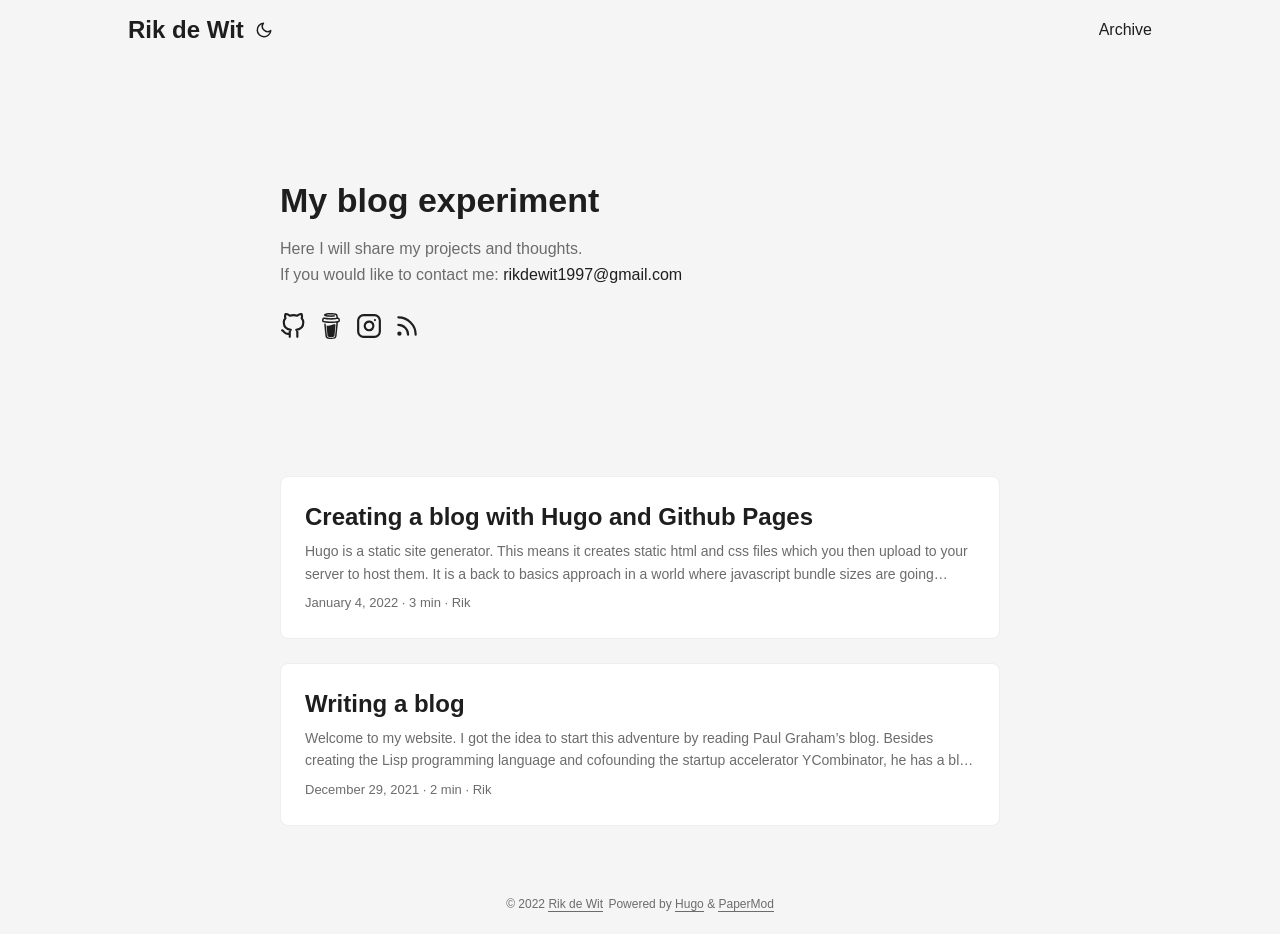
<file: index.html>
<!doctype html><html lang=en dir=auto><head><meta charset=utf-8><meta http-equiv=x-ua-compatible content="IE=edge"><meta name=viewport content="width=device-width,initial-scale=1,shrink-to-fit=no"><meta name=robots content="index, follow"><title>Rik de Wit</title><meta name=description content><meta name=author content="Rik"><link rel=canonical href=https://blog.rikdewit.nl/><link crossorigin=anonymous href=/assets/css/stylesheet.min.c88963fe2d79462000fd0fb1b3737783c32855d340583e4523343f8735c787f0.css integrity="sha256-yIlj/i15RiAA/Q+xs3N3g8MoVdNAWD5FIzQ/hzXHh/A=" rel="preload stylesheet" as=style><link rel=icon href=https://blog.rikdewit.nl/favicon.ico><link rel=icon type=image/png sizes=16x16 href=https://blog.rikdewit.nl/favicon-16x16.png><link rel=icon type=image/png sizes=32x32 href=https://blog.rikdewit.nl/favicon-32x32.png><link rel=apple-touch-icon href=https://blog.rikdewit.nl/apple-touch-icon.png><link rel=mask-icon href=https://blog.rikdewit.nl/safari-pinned-tab.svg><meta name=theme-color content="#2e2e33"><meta name=msapplication-TileColor content="#2e2e33"><meta name=generator content="Hugo 0.100.0"><link rel=alternate type=application/rss+xml href=https://blog.rikdewit.nl/index.xml><noscript><style>#theme-toggle,.top-link{display:none}</style><style>@media(prefers-color-scheme:dark){:root{--theme:rgb(29, 30, 32);--entry:rgb(46, 46, 51);--primary:rgb(218, 218, 219);--secondary:rgb(155, 156, 157);--tertiary:rgb(65, 66, 68);--content:rgb(196, 196, 197);--hljs-bg:rgb(46, 46, 51);--code-bg:rgb(55, 56, 62);--border:rgb(51, 51, 51)}.list{background:var(--theme)}.list:not(.dark)::-webkit-scrollbar-track{background:0 0}.list:not(.dark)::-webkit-scrollbar-thumb{border-color:var(--theme)}}</style></noscript><script defer data-domain=blog.rikdewit.nl src=https://plausible.rikdewit.nl/js/plausible.js></script><meta property="og:title" content="Rik de Wit"><meta property="og:description" content><meta property="og:type" content="website"><meta property="og:url" content="https://blog.rikdewit.nl/"><meta name=twitter:card content="summary"><meta name=twitter:title content="Rik de Wit"><meta name=twitter:description content><script type=application/ld+json>{"@context":"https://schema.org","@type":"Organization","name":"Rik de Wit","url":"https://blog.rikdewit.nl","description":"","thumbnailUrl":"https://blog.rikdewit.nl/favicon.ico","sameAs":["https://github.com/rikdewit","https://www.buymeacoffee.com/rikdewit","https://instagram.com/woesnos","/index.xml"]}</script></head><body class=list id=top><script>localStorage.getItem("pref-theme")==="dark"?document.body.classList.add('dark'):localStorage.getItem("pref-theme")==="light"?document.body.classList.remove('dark'):window.matchMedia('(prefers-color-scheme: dark)').matches&&document.body.classList.add('dark')</script><header class=header><nav class=nav><div class=logo><a href=https://blog.rikdewit.nl accesskey=h title="Rik de Wit (Alt + H)">Rik de Wit</a>
<span class=logo-switches><button id=theme-toggle accesskey=t title="(Alt + T)"><svg id="moon" xmlns="http://www.w3.org/2000/svg" width="24" height="24" viewBox="0 0 24 24" fill="none" stroke="currentcolor" stroke-width="2" stroke-linecap="round" stroke-linejoin="round"><path d="M21 12.79A9 9 0 1111.21 3 7 7 0 0021 12.79z"/></svg><svg id="sun" xmlns="http://www.w3.org/2000/svg" width="24" height="24" viewBox="0 0 24 24" fill="none" stroke="currentcolor" stroke-width="2" stroke-linecap="round" stroke-linejoin="round"><circle cx="12" cy="12" r="5"/><line x1="12" y1="1" x2="12" y2="3"/><line x1="12" y1="21" x2="12" y2="23"/><line x1="4.22" y1="4.22" x2="5.64" y2="5.64"/><line x1="18.36" y1="18.36" x2="19.78" y2="19.78"/><line x1="1" y1="12" x2="3" y2="12"/><line x1="21" y1="12" x2="23" y2="12"/><line x1="4.22" y1="19.78" x2="5.64" y2="18.36"/><line x1="18.36" y1="5.64" x2="19.78" y2="4.22"/></svg></button></span></div><ul id=menu><li><a href=https://blog.rikdewit.nl/archive/ title=Archive><span>Archive</span></a></li></ul></nav></header><main class=main><article class="first-entry home-info"><header class=entry-header><h1>My blog experiment</h1></header><section class=entry-content><p>Here I will share my projects and thoughts.<br>If you would like to contact me: <a href=mailto:rikdewit1997@gmail.com>rikdewit1997@gmail.com</a></p></section><footer class=entry-footer><div class=social-icons><a href=https://github.com/rikdewit target=_blank rel="noopener noreferrer me" title=Github><svg xmlns="http://www.w3.org/2000/svg" viewBox="0 0 24 24" fill="none" stroke="currentcolor" stroke-width="2" stroke-linecap="round" stroke-linejoin="round"><path d="M9 19c-5 1.5-5-2.5-7-3m14 6v-3.87a3.37 3.37.0 00-.94-2.61c3.14-.35 6.44-1.54 6.44-7A5.44 5.44.0 0020 4.77 5.07 5.07.0 0019.91 1S18.73.65 16 2.48a13.38 13.38.0 00-7 0C6.27.65 5.09 1 5.09 1A5.07 5.07.0 005 4.77 5.44 5.44.0 003.5 8.55c0 5.42 3.3 6.61 6.44 7A3.37 3.37.0 009 18.13V22"/></svg></a><a href=https://www.buymeacoffee.com/rikdewit target=_blank rel="noopener noreferrer me" title=Buymeacoffee><svg viewBox="0 0 884 1279" fill="none" stroke="currentcolor" stroke-width="2" xmlns="http://www.w3.org/2000/svg"><path d="M791.109 297.518 790.231 297.002 788.201 296.383C789.018 297.072 790.04 297.472 791.109 297.518z" fill="currentcolor"/><path d="M803.896 388.891 802.916 389.166 803.896 388.891z" fill="currentcolor"/><path d="M791.484 297.377C791.359 297.361 791.237 297.332 791.118 297.29 791.111 297.371 791.111 297.453 791.118 297.534 791.252 297.516 791.379 297.462 791.484 297.377z" fill="currentcolor"/><path d="M791.113 297.529H791.244V297.447L791.113 297.529z" fill="currentcolor"/><path d="M803.111 388.726 804.591 387.883 805.142 387.573 805.641 387.04C804.702 387.444 803.846 388.016 803.111 388.726z" fill="currentcolor"/><path d="M793.669 299.515 792.223 298.138 791.243 297.605C791.77 298.535 792.641 299.221 793.669 299.515z" fill="currentcolor"/><path d="M430.019 1186.18C428.864 1186.68 427.852 1187.46 427.076 1188.45L427.988 1187.87C428.608 1187.3 429.485 1186.63 430.019 1186.18z" fill="currentcolor"/><path d="M641.187 1144.63C641.187 1143.33 640.551 1143.57 640.705 1148.21 640.705 1147.84 640.86 1147.46 640.929 1147.1 641.015 1146.27 641.084 1145.46 641.187 1144.63z" fill="currentcolor"/><path d="M619.284 1186.18C618.129 1186.68 617.118 1187.46 616.342 1188.45L617.254 1187.87C617.873 1187.3 618.751 1186.63 619.284 1186.18z" fill="currentcolor"/><path d="M281.304 1196.06C280.427 1195.3 279.354 1194.8 278.207 1194.61 279.136 1195.06 280.065 1195.51 280.684 1195.85L281.304 1196.06z" fill="currentcolor"/><path d="M247.841 1164.01C247.704 1162.66 247.288 1161.35 246.619 1160.16 247.093 1161.39 247.489 1162.66 247.806 1163.94L247.841 1164.01z" fill="currentcolor"/><path d="M472.623 590.836c-45.941 19.667-98.077 41.966-165.647 41.966C278.71 632.746 250.58 628.868 223.353 621.274l46.733 479.806C271.74 1121.13 280.876 1139.83 295.679 1153.46 310.482 1167.09 329.87 1174.65 349.992 1174.65 349.992 1174.65 416.254 1178.09 438.365 1178.09 462.161 1178.09 533.516 1174.65 533.516 1174.65c20.12.0 39.503-7.57000000000016 54.303-21.2C602.619 1139.82 611.752 1121.13 613.406 1101.08l50.053-530.204C641.091 563.237 618.516 558.161 593.068 558.161 549.054 558.144 513.591 573.303 472.623 590.836z" fill="currentcolor"/><path d="M78.6885 386.132 79.4799 386.872 79.9962 387.182C79.5987 386.787 79.1603 386.435 78.6885 386.132z" fill="currentcolor"/><path d="M879.567 341.849 872.53 306.352C866.215 274.503 851.882 244.409 819.19 232.898 808.711 229.215 796.821 227.633 788.786 220.01 780.751 212.388 778.376 200.55 776.518 189.572 773.076 169.423 769.842 149.257 766.314 129.143 763.269 111.85 760.86 92.4243 752.928 76.56c-10.324-21.3016-31.746-33.7591-53.048-42.001C688.965 30.4844 677.826 27.0375 666.517 24.2352 613.297 10.1947 557.342 5.03277 502.591 2.09047 436.875-1.53577 370.983-.443234 305.422 5.35968 256.625 9.79894 205.229 15.1674 158.858 32.0469c-16.948 6.1771-34.413 13.593-47.3 26.6872C95.7448 74.8221 90.5829 99.7026 102.128 119.765c8.208 14.247 22.111 24.313 36.857 30.972C158.192 159.317 178.251 165.846 198.829 170.215c57.297 12.664 116.642 17.636 175.178 19.753C438.887 192.586 503.87 190.464 568.44 183.618 584.408 181.863 600.347 179.758 616.257 177.304 634.995 174.43 647.022 149.928 641.499 132.859 634.891 112.453 617.134 104.538 597.055 107.618 594.095 108.082 591.153 108.512 588.193 108.942L586.06 109.252C579.257 110.113 572.455 110.915 565.653 111.661c-14.052 1.514-28.138 2.753-42.259 3.717C491.768 117.58 460.057 118.595 428.363 118.647c-31.144.0-62.305-.878-93.38-2.92500000000001C320.805 114.793 306.661 113.611 292.552 112.177 286.134 111.506 279.733 110.801 273.333 110.009L267.241 109.235 265.917 109.046 259.602 108.134C246.697 106.189 233.792 103.953 221.025 101.251 219.737 100.965 218.584 100.249 217.758 99.2193 216.932 98.1901 216.482 96.9099 216.482 95.5903 216.482 94.2706 216.932 92.9904 217.758 91.9612 218.584 90.9319 219.737 90.2152 221.025 89.9293H221.266C232.33 87.5721 243.479 85.5589 254.663 83.8038 258.392 83.2188 262.131 82.6453 265.882 82.0832H265.985C272.988 81.6186 280.026 80.3625 286.994 79.5366 347.624 73.2301 408.614 71.0801 469.538 73.1014 499.115 73.9618 528.676 75.6996 558.116 78.6935 564.448 79.3474 570.746 80.0357 577.043 80.8099 579.452 81.1025 581.878 81.4465 584.305 81.7391L589.191 82.4445C603.438 84.5667 617.61 87.1419 631.708 90.1703 652.597 94.7128 679.422 96.1925 688.713 119.077 691.673 126.338 693.015 134.408 694.649 142.03L696.732 151.752C696.786 151.926 696.826 152.105 696.852 152.285 701.773 175.227 706.7 198.169 711.632 221.111 711.994 222.806 712.002 224.557 711.657 226.255 711.312 227.954 710.621 229.562 709.626 230.982 708.632 232.401 707.355 233.6 705.877 234.504 704.398 235.408 702.75 235.997 701.033 236.236H700.895L697.884 236.649 694.908 237.044C685.478 238.272 676.038 239.419 666.586 240.486 647.968 242.608 629.322 244.443 610.648 245.992 573.539 249.077 536.356 251.102 499.098 252.066 480.114 252.57 461.135 252.806 442.162 252.771 366.643 252.712 291.189 248.322 216.173 239.625 208.051 238.662 199.93 237.629 191.808 236.58 198.106 237.389 187.231 235.96 185.029 235.651 179.867 234.928 174.705 234.177 169.543 233.397 152.216 230.798 134.993 227.598 117.7 224.793 96.7944 221.352 76.8005 223.073 57.8906 233.397c-15.5221 8.494-28.0851 21.519-36.013 37.338-8.1559 16.862-10.582 35.221-14.22974 53.34-3.64777 18.118-9.32591 37.613-7.175109 56.213C5.10128 420.431 33.165 453.054 73.5313 460.35 111.506 467.232 149.687 472.807 187.971 477.556 338.361 495.975 490.294 498.178 641.155 484.129 653.44 482.982 665.708 481.732 677.959 480.378 681.786 479.958 685.658 480.398 689.292 481.668S696.23 485.005 698.962 487.717 703.784 493.718 705.08 497.342C706.377 500.967 706.846 504.836 706.453 508.665L702.633 545.797c-7.697 75.031-15.394 150.057-23.091 225.077-8.029 78.783-16.111 157.56-24.244 236.326C653.004 1029.39 650.71 1051.57 648.416 1073.74 646.213 1095.58 645.904 1118.1 641.757 1139.68 635.218 1173.61 612.248 1194.45 578.73 1202.07 548.022 1209.06 516.652 1212.73 485.161 1213.01 450.249 1213.2 415.355 1211.65 380.443 1211.84 343.173 1212.05 297.525 1208.61 268.756 1180.87 243.479 1156.51 239.986 1118.36 236.545 1085.37 231.957 1041.7 227.409 998.039 222.9 954.381L197.607 711.615 181.244 554.538C180.968 551.94 180.693 549.376 180.435 546.76 178.473 528.023 165.207 509.681 144.301 510.627 126.407 511.418 106.069 526.629 108.168 546.76l12.13 116.454 25.087 240.89C152.532 972.528 159.661 1040.96 166.773 1109.41 168.15 1122.52 169.44 1135.67 170.885 1148.78 178.749 1220.43 233.465 1259.04 301.224 1269.91 340.799 1276.28 381.337 1277.59 421.497 1278.24 472.979 1279.07 524.977 1281.05 575.615 1271.72 650.653 1257.95 706.952 1207.85 714.987 1130.13 717.282 1107.69 719.576 1085.25 721.87 1062.8 729.498 988.559 737.115 914.313 744.72 840.061l24.881-242.61 11.408-111.188C781.577 480.749 783.905 475.565 787.649 471.478 791.392 467.391 796.352 464.617 801.794 463.567 823.25 459.386 843.761 452.245 859.023 435.916c24.295-25.998 29.13-59.895 20.544-94.067zM72.4301 365.835C72.757 365.68 72.1548 368.484 71.8967 369.792 71.8451 367.813 71.9483 366.058 72.4301 365.835zM74.5121 381.94C74.6842 381.819 75.2003 382.508 75.7337 383.334 74.925 382.576 74.4089 382.009 74.4949 381.94H74.5121zM76.5597 384.641C77.2996 385.897 77.6953 386.689 76.5597 384.641v0zM80.672 387.979H80.7752C80.7752 388.1 80.9645 388.22 81.0333 388.341 80.9192 388.208 80.7925 388.087 80.6548 387.979H80.672zM800.796 382.989C793.088 390.319 781.473 393.726 769.996 395.43c-128.704 19.099-259.283 28.769-389.399 24.502C287.476 416.749 195.336 406.407 103.144 393.382 94.1102 392.109 84.3197 390.457 78.1082 383.798c-11.7004-12.561-5.9534-37.854-2.9079-53.03C77.9878 316.865 83.3218 298.334 99.8572 296.355 125.667 293.327 155.64 304.218 181.175 308.09 211.917 312.781 242.774 316.538 273.745 319.36 405.925 331.405 540.325 329.529 671.92 311.91 695.906 308.686 719.805 304.941 743.619 300.674 764.835 296.871 788.356 289.731 801.175 311.703 809.967 326.673 811.137 346.701 809.778 363.615 809.359 370.984 806.139 377.915 800.779 382.989H800.796z" fill="currentcolor"/></svg></a><a href=https://instagram.com/woesnos target=_blank rel="noopener noreferrer me" title=Instagram><svg xmlns="http://www.w3.org/2000/svg" viewBox="0 0 24 24" fill="none" stroke="currentcolor" stroke-width="2" stroke-linecap="round" stroke-linejoin="round"><rect x="2" y="2" width="20" height="20" rx="5" ry="5"/><path d="M16 11.37A4 4 0 1112.63 8 4 4 0 0116 11.37z"/><line x1="17.5" y1="6.5" x2="17.5" y2="6.5"/></svg></a><a href=/index.xml target=_blank rel="noopener noreferrer me" title=Rss><svg xmlns="http://www.w3.org/2000/svg" viewBox="0 0 24 24" fill="none" stroke="currentcolor" stroke-width="2" stroke-linecap="round" stroke-linejoin="round"><path d="M4 11a9 9 0 019 9"/><path d="M4 4a16 16 0 0116 16"/><circle cx="5" cy="19" r="1"/></svg></a></div></footer></article><article class=post-entry><header class=entry-header><h2>Creating a blog with Hugo and Github Pages</h2></header><section class=entry-content><p>Hugo is a static site generator. This means it creates static html and css files which you then upload to your server to host them. It is a back to basics approach in a world where javascript bundle sizes are going through the roof. Not only does less javascript mean faster load times and a better experience. Less dependencies make sure you don’t have to maintain your code as much. You don’t need a database to retrieve posts when you can just use html and links the way they were intended in the 90’s....</p></section><footer class=entry-footer><span title='2022-01-04 13:53:20 +0100 +0100'>January 4, 2022</span>&nbsp;·&nbsp;3 min&nbsp;·&nbsp;Rik</footer><a class=entry-link aria-label="post link to Creating a blog with Hugo and Github Pages" href=https://blog.rikdewit.nl/posts/static-blog-with-hugo-and-github-pages/></a></article><article class=post-entry><header class=entry-header><h2>Writing a blog</h2></header><section class=entry-content><p>Welcome to my website.
I got the idea to start this adventure by reading Paul Graham’s blog. Besides creating the Lisp programming language and cofounding the startup accelerator YCombinator, he has a blog of his own. In a post he wrote about the difference between smart people and smart people who have lots of new ideas. Being smart doesn’t necessarily mean you create new ideas.
Paul argues that there are techniques you can use to come up with ideas....</p></section><footer class=entry-footer><span title='2021-12-29 22:52:09 +0100 +0100'>December 29, 2021</span>&nbsp;·&nbsp;2 min&nbsp;·&nbsp;Rik</footer><a class=entry-link aria-label="post link to Writing a blog" href=https://blog.rikdewit.nl/posts/my-first-post/></a></article></main><footer class=footer><span>&copy; 2022 <a href=https://blog.rikdewit.nl>Rik de Wit</a></span>
<span>Powered by
<a href=https://gohugo.io/ rel="noopener noreferrer" target=_blank>Hugo</a> &
        <a href=https://git.io/hugopapermod rel=noopener target=_blank>PaperMod</a></span></footer><a href=#top aria-label="go to top" title="Go to Top (Alt + G)" class=top-link id=top-link accesskey=g><svg xmlns="http://www.w3.org/2000/svg" viewBox="0 0 12 6" fill="currentcolor"><path d="M12 6H0l6-6z"/></svg></a><script>let menu=document.getElementById('menu');menu&&(menu.scrollLeft=localStorage.getItem("menu-scroll-position"),menu.onscroll=function(){localStorage.setItem("menu-scroll-position",menu.scrollLeft)}),document.querySelectorAll('a[href^="#"]').forEach(e=>{e.addEventListener("click",function(t){t.preventDefault();var e=this.getAttribute("href").substr(1);window.matchMedia('(prefers-reduced-motion: reduce)').matches?document.querySelector(`[id='${decodeURIComponent(e)}']`).scrollIntoView():document.querySelector(`[id='${decodeURIComponent(e)}']`).scrollIntoView({behavior:"smooth"}),e==="top"?history.replaceState(null,null," "):history.pushState(null,null,`#${e}`)})})</script><script>var mybutton=document.getElementById("top-link");window.onscroll=function(){document.body.scrollTop>800||document.documentElement.scrollTop>800?(mybutton.style.visibility="visible",mybutton.style.opacity="1"):(mybutton.style.visibility="hidden",mybutton.style.opacity="0")}</script><script>document.getElementById("theme-toggle").addEventListener("click",()=>{document.body.className.includes("dark")?(document.body.classList.remove('dark'),localStorage.setItem("pref-theme",'light')):(document.body.classList.add('dark'),localStorage.setItem("pref-theme",'dark'))})</script></body></html>
</file>
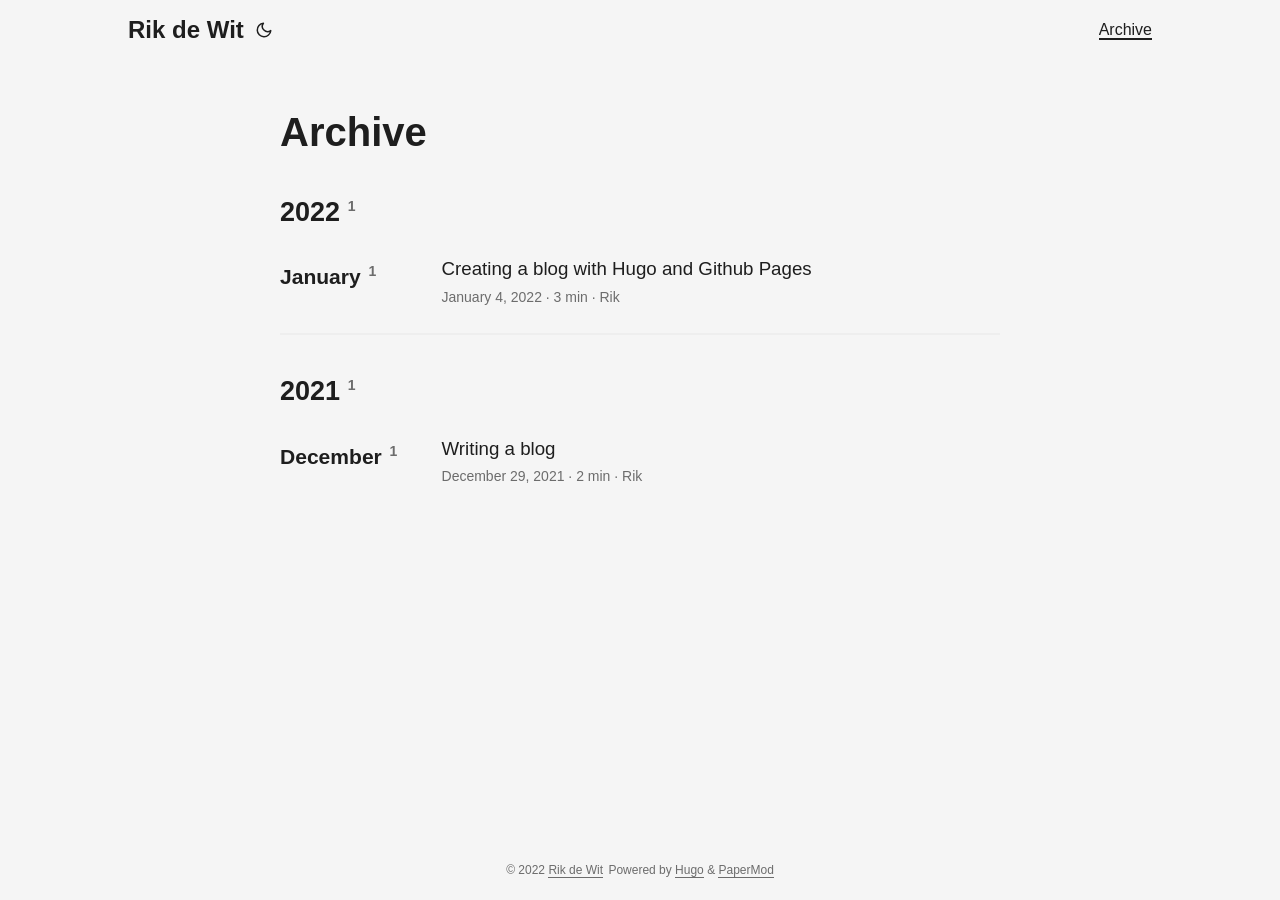
<file: archive/index.html>
<!doctype html><html lang=en dir=auto><head><meta charset=utf-8><meta http-equiv=x-ua-compatible content="IE=edge"><meta name=viewport content="width=device-width,initial-scale=1,shrink-to-fit=no"><meta name=robots content="index, follow"><title>Archive | Rik de Wit</title><meta name=keywords content><meta name=description content="archives"><meta name=author content="Rik"><link rel=canonical href=https://blog.rikdewit.nl/archive/><link crossorigin=anonymous href=/assets/css/stylesheet.min.c88963fe2d79462000fd0fb1b3737783c32855d340583e4523343f8735c787f0.css integrity="sha256-yIlj/i15RiAA/Q+xs3N3g8MoVdNAWD5FIzQ/hzXHh/A=" rel="preload stylesheet" as=style><link rel=icon href=https://blog.rikdewit.nl/favicon.ico><link rel=icon type=image/png sizes=16x16 href=https://blog.rikdewit.nl/favicon-16x16.png><link rel=icon type=image/png sizes=32x32 href=https://blog.rikdewit.nl/favicon-32x32.png><link rel=apple-touch-icon href=https://blog.rikdewit.nl/apple-touch-icon.png><link rel=mask-icon href=https://blog.rikdewit.nl/safari-pinned-tab.svg><meta name=theme-color content="#2e2e33"><meta name=msapplication-TileColor content="#2e2e33"><meta name=generator content="Hugo 0.100.0"><noscript><style>#theme-toggle,.top-link{display:none}</style><style>@media(prefers-color-scheme:dark){:root{--theme:rgb(29, 30, 32);--entry:rgb(46, 46, 51);--primary:rgb(218, 218, 219);--secondary:rgb(155, 156, 157);--tertiary:rgb(65, 66, 68);--content:rgb(196, 196, 197);--hljs-bg:rgb(46, 46, 51);--code-bg:rgb(55, 56, 62);--border:rgb(51, 51, 51)}.list{background:var(--theme)}.list:not(.dark)::-webkit-scrollbar-track{background:0 0}.list:not(.dark)::-webkit-scrollbar-thumb{border-color:var(--theme)}}</style></noscript><script defer data-domain=blog.rikdewit.nl src=https://plausible.rikdewit.nl/js/plausible.js></script><meta property="og:title" content="Archive"><meta property="og:description" content="archives"><meta property="og:type" content="article"><meta property="og:url" content="https://blog.rikdewit.nl/archive/"><meta property="article:section" content><meta name=twitter:card content="summary"><meta name=twitter:title content="Archive"><meta name=twitter:description content="archives"><script type=application/ld+json>{"@context":"https://schema.org","@type":"BreadcrumbList","itemListElement":[{"@type":"ListItem","position":2,"name":"Archive","item":"https://blog.rikdewit.nl/archive/"}]}</script><script type=application/ld+json>{"@context":"https://schema.org","@type":"BlogPosting","headline":"Archive","name":"Archive","description":"archives","keywords":[],"articleBody":"","wordCount":"0","inLanguage":"en","datePublished":"0001-01-01T00:00:00Z","dateModified":"0001-01-01T00:00:00Z","author":{"@type":"Person","name":"Rik"},"mainEntityOfPage":{"@type":"WebPage","@id":"https://blog.rikdewit.nl/archive/"},"publisher":{"@type":"Organization","name":"Rik de Wit","logo":{"@type":"ImageObject","url":"https://blog.rikdewit.nl/favicon.ico"}}}</script></head><body class=list id=top><script>localStorage.getItem("pref-theme")==="dark"?document.body.classList.add('dark'):localStorage.getItem("pref-theme")==="light"?document.body.classList.remove('dark'):window.matchMedia('(prefers-color-scheme: dark)').matches&&document.body.classList.add('dark')</script><header class=header><nav class=nav><div class=logo><a href=https://blog.rikdewit.nl accesskey=h title="Rik de Wit (Alt + H)">Rik de Wit</a>
<span class=logo-switches><button id=theme-toggle accesskey=t title="(Alt + T)"><svg id="moon" xmlns="http://www.w3.org/2000/svg" width="24" height="24" viewBox="0 0 24 24" fill="none" stroke="currentcolor" stroke-width="2" stroke-linecap="round" stroke-linejoin="round"><path d="M21 12.79A9 9 0 1111.21 3 7 7 0 0021 12.79z"/></svg><svg id="sun" xmlns="http://www.w3.org/2000/svg" width="24" height="24" viewBox="0 0 24 24" fill="none" stroke="currentcolor" stroke-width="2" stroke-linecap="round" stroke-linejoin="round"><circle cx="12" cy="12" r="5"/><line x1="12" y1="1" x2="12" y2="3"/><line x1="12" y1="21" x2="12" y2="23"/><line x1="4.22" y1="4.22" x2="5.64" y2="5.64"/><line x1="18.36" y1="18.36" x2="19.78" y2="19.78"/><line x1="1" y1="12" x2="3" y2="12"/><line x1="21" y1="12" x2="23" y2="12"/><line x1="4.22" y1="19.78" x2="5.64" y2="18.36"/><line x1="18.36" y1="5.64" x2="19.78" y2="4.22"/></svg></button></span></div><ul id=menu><li><a href=https://blog.rikdewit.nl/archive/ title=Archive><span class=active>Archive</span></a></li></ul></nav></header><main class=main><header class=page-header><h1>Archive</h1></header><div class=archive-year><h2 class=archive-year-header>2022<sup class=archive-count>&nbsp;&nbsp;1</sup></h2><div class=archive-month><h3 class=archive-month-header>January<sup class=archive-count>&nbsp;&nbsp;1</sup></h3><div class=archive-posts><div class=archive-entry><h3 class=archive-entry-title>Creating a blog with Hugo and Github Pages</h3><div class=archive-meta><span title='2022-01-04 13:53:20 +0100 +0100'>January 4, 2022</span>&nbsp;·&nbsp;3 min&nbsp;·&nbsp;Rik</div><a class=entry-link aria-label="post link to Creating a blog with Hugo and Github Pages" href=https://blog.rikdewit.nl/posts/static-blog-with-hugo-and-github-pages/></a></div></div></div></div><div class=archive-year><h2 class=archive-year-header>2021<sup class=archive-count>&nbsp;&nbsp;1</sup></h2><div class=archive-month><h3 class=archive-month-header>December<sup class=archive-count>&nbsp;&nbsp;1</sup></h3><div class=archive-posts><div class=archive-entry><h3 class=archive-entry-title>Writing a blog</h3><div class=archive-meta><span title='2021-12-29 22:52:09 +0100 +0100'>December 29, 2021</span>&nbsp;·&nbsp;2 min&nbsp;·&nbsp;Rik</div><a class=entry-link aria-label="post link to Writing a blog" href=https://blog.rikdewit.nl/posts/my-first-post/></a></div></div></div></div></main><footer class=footer><span>&copy; 2022 <a href=https://blog.rikdewit.nl>Rik de Wit</a></span>
<span>Powered by
<a href=https://gohugo.io/ rel="noopener noreferrer" target=_blank>Hugo</a> &
        <a href=https://git.io/hugopapermod rel=noopener target=_blank>PaperMod</a></span></footer><a href=#top aria-label="go to top" title="Go to Top (Alt + G)" class=top-link id=top-link accesskey=g><svg xmlns="http://www.w3.org/2000/svg" viewBox="0 0 12 6" fill="currentcolor"><path d="M12 6H0l6-6z"/></svg></a><script>let menu=document.getElementById('menu');menu&&(menu.scrollLeft=localStorage.getItem("menu-scroll-position"),menu.onscroll=function(){localStorage.setItem("menu-scroll-position",menu.scrollLeft)}),document.querySelectorAll('a[href^="#"]').forEach(e=>{e.addEventListener("click",function(t){t.preventDefault();var e=this.getAttribute("href").substr(1);window.matchMedia('(prefers-reduced-motion: reduce)').matches?document.querySelector(`[id='${decodeURIComponent(e)}']`).scrollIntoView():document.querySelector(`[id='${decodeURIComponent(e)}']`).scrollIntoView({behavior:"smooth"}),e==="top"?history.replaceState(null,null," "):history.pushState(null,null,`#${e}`)})})</script><script>var mybutton=document.getElementById("top-link");window.onscroll=function(){document.body.scrollTop>800||document.documentElement.scrollTop>800?(mybutton.style.visibility="visible",mybutton.style.opacity="1"):(mybutton.style.visibility="hidden",mybutton.style.opacity="0")}</script><script>document.getElementById("theme-toggle").addEventListener("click",()=>{document.body.className.includes("dark")?(document.body.classList.remove('dark'),localStorage.setItem("pref-theme",'light')):(document.body.classList.add('dark'),localStorage.setItem("pref-theme",'dark'))})</script></body></html>
</file>
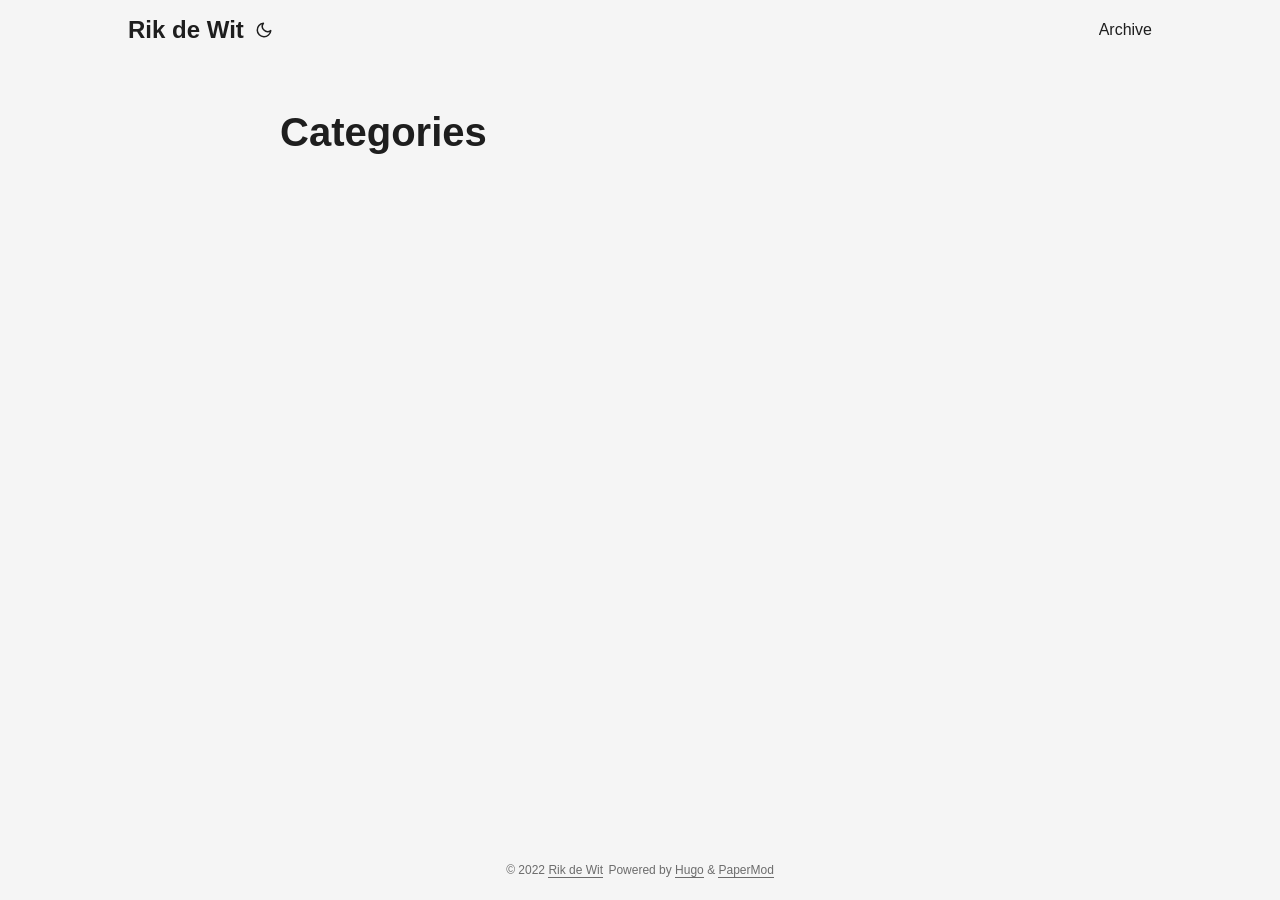
<file: categories/index.html>
<!doctype html><html lang=en dir=auto><head><meta charset=utf-8><meta http-equiv=x-ua-compatible content="IE=edge"><meta name=viewport content="width=device-width,initial-scale=1,shrink-to-fit=no"><meta name=robots content="index, follow"><title>Categories | Rik de Wit</title><meta name=keywords content><meta name=description content><meta name=author content="Rik"><link rel=canonical href=https://blog.rikdewit.nl/categories/><link crossorigin=anonymous href=/assets/css/stylesheet.min.c88963fe2d79462000fd0fb1b3737783c32855d340583e4523343f8735c787f0.css integrity="sha256-yIlj/i15RiAA/Q+xs3N3g8MoVdNAWD5FIzQ/hzXHh/A=" rel="preload stylesheet" as=style><link rel=icon href=https://blog.rikdewit.nl/favicon.ico><link rel=icon type=image/png sizes=16x16 href=https://blog.rikdewit.nl/favicon-16x16.png><link rel=icon type=image/png sizes=32x32 href=https://blog.rikdewit.nl/favicon-32x32.png><link rel=apple-touch-icon href=https://blog.rikdewit.nl/apple-touch-icon.png><link rel=mask-icon href=https://blog.rikdewit.nl/safari-pinned-tab.svg><meta name=theme-color content="#2e2e33"><meta name=msapplication-TileColor content="#2e2e33"><meta name=generator content="Hugo 0.100.0"><link rel=alternate type=application/rss+xml href=https://blog.rikdewit.nl/categories/index.xml><noscript><style>#theme-toggle,.top-link{display:none}</style><style>@media(prefers-color-scheme:dark){:root{--theme:rgb(29, 30, 32);--entry:rgb(46, 46, 51);--primary:rgb(218, 218, 219);--secondary:rgb(155, 156, 157);--tertiary:rgb(65, 66, 68);--content:rgb(196, 196, 197);--hljs-bg:rgb(46, 46, 51);--code-bg:rgb(55, 56, 62);--border:rgb(51, 51, 51)}.list{background:var(--theme)}.list:not(.dark)::-webkit-scrollbar-track{background:0 0}.list:not(.dark)::-webkit-scrollbar-thumb{border-color:var(--theme)}}</style></noscript><script defer data-domain=blog.rikdewit.nl src=https://plausible.rikdewit.nl/js/plausible.js></script><meta property="og:title" content="Categories"><meta property="og:description" content><meta property="og:type" content="website"><meta property="og:url" content="https://blog.rikdewit.nl/categories/"><meta name=twitter:card content="summary"><meta name=twitter:title content="Categories"><meta name=twitter:description content></head><body class=list id=top><script>localStorage.getItem("pref-theme")==="dark"?document.body.classList.add('dark'):localStorage.getItem("pref-theme")==="light"?document.body.classList.remove('dark'):window.matchMedia('(prefers-color-scheme: dark)').matches&&document.body.classList.add('dark')</script><header class=header><nav class=nav><div class=logo><a href=https://blog.rikdewit.nl accesskey=h title="Rik de Wit (Alt + H)">Rik de Wit</a>
<span class=logo-switches><button id=theme-toggle accesskey=t title="(Alt + T)"><svg id="moon" xmlns="http://www.w3.org/2000/svg" width="24" height="24" viewBox="0 0 24 24" fill="none" stroke="currentcolor" stroke-width="2" stroke-linecap="round" stroke-linejoin="round"><path d="M21 12.79A9 9 0 1111.21 3 7 7 0 0021 12.79z"/></svg><svg id="sun" xmlns="http://www.w3.org/2000/svg" width="24" height="24" viewBox="0 0 24 24" fill="none" stroke="currentcolor" stroke-width="2" stroke-linecap="round" stroke-linejoin="round"><circle cx="12" cy="12" r="5"/><line x1="12" y1="1" x2="12" y2="3"/><line x1="12" y1="21" x2="12" y2="23"/><line x1="4.22" y1="4.22" x2="5.64" y2="5.64"/><line x1="18.36" y1="18.36" x2="19.78" y2="19.78"/><line x1="1" y1="12" x2="3" y2="12"/><line x1="21" y1="12" x2="23" y2="12"/><line x1="4.22" y1="19.78" x2="5.64" y2="18.36"/><line x1="18.36" y1="5.64" x2="19.78" y2="4.22"/></svg></button></span></div><ul id=menu><li><a href=https://blog.rikdewit.nl/archive/ title=Archive><span>Archive</span></a></li></ul></nav></header><main class=main><header class=page-header><h1>Categories</h1></header><ul class=terms-tags></ul></main><footer class=footer><span>&copy; 2022 <a href=https://blog.rikdewit.nl>Rik de Wit</a></span>
<span>Powered by
<a href=https://gohugo.io/ rel="noopener noreferrer" target=_blank>Hugo</a> &
        <a href=https://git.io/hugopapermod rel=noopener target=_blank>PaperMod</a></span></footer><a href=#top aria-label="go to top" title="Go to Top (Alt + G)" class=top-link id=top-link accesskey=g><svg xmlns="http://www.w3.org/2000/svg" viewBox="0 0 12 6" fill="currentcolor"><path d="M12 6H0l6-6z"/></svg></a><script>let menu=document.getElementById('menu');menu&&(menu.scrollLeft=localStorage.getItem("menu-scroll-position"),menu.onscroll=function(){localStorage.setItem("menu-scroll-position",menu.scrollLeft)}),document.querySelectorAll('a[href^="#"]').forEach(e=>{e.addEventListener("click",function(t){t.preventDefault();var e=this.getAttribute("href").substr(1);window.matchMedia('(prefers-reduced-motion: reduce)').matches?document.querySelector(`[id='${decodeURIComponent(e)}']`).scrollIntoView():document.querySelector(`[id='${decodeURIComponent(e)}']`).scrollIntoView({behavior:"smooth"}),e==="top"?history.replaceState(null,null," "):history.pushState(null,null,`#${e}`)})})</script><script>var mybutton=document.getElementById("top-link");window.onscroll=function(){document.body.scrollTop>800||document.documentElement.scrollTop>800?(mybutton.style.visibility="visible",mybutton.style.opacity="1"):(mybutton.style.visibility="hidden",mybutton.style.opacity="0")}</script><script>document.getElementById("theme-toggle").addEventListener("click",()=>{document.body.className.includes("dark")?(document.body.classList.remove('dark'),localStorage.setItem("pref-theme",'light')):(document.body.classList.add('dark'),localStorage.setItem("pref-theme",'dark'))})</script></body></html>
</file>
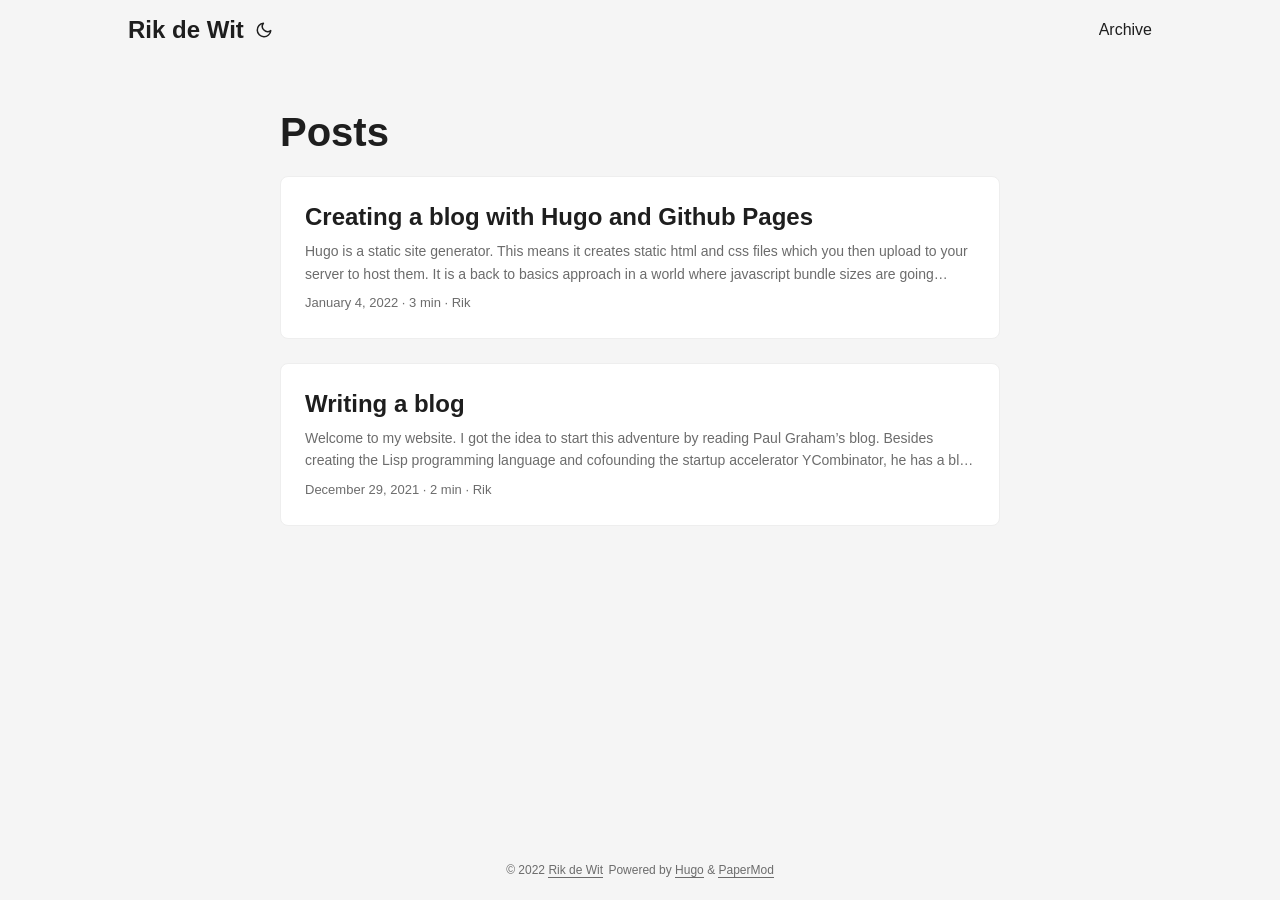
<file: posts/index.html>
<!doctype html><html lang=en dir=auto><head><meta charset=utf-8><meta http-equiv=x-ua-compatible content="IE=edge"><meta name=viewport content="width=device-width,initial-scale=1,shrink-to-fit=no"><meta name=robots content="index, follow"><title>Posts | Rik de Wit</title><meta name=keywords content><meta name=description content="Posts - Rik de Wit"><meta name=author content="Rik"><link rel=canonical href=https://blog.rikdewit.nl/posts/><link crossorigin=anonymous href=/assets/css/stylesheet.min.c88963fe2d79462000fd0fb1b3737783c32855d340583e4523343f8735c787f0.css integrity="sha256-yIlj/i15RiAA/Q+xs3N3g8MoVdNAWD5FIzQ/hzXHh/A=" rel="preload stylesheet" as=style><link rel=icon href=https://blog.rikdewit.nl/favicon.ico><link rel=icon type=image/png sizes=16x16 href=https://blog.rikdewit.nl/favicon-16x16.png><link rel=icon type=image/png sizes=32x32 href=https://blog.rikdewit.nl/favicon-32x32.png><link rel=apple-touch-icon href=https://blog.rikdewit.nl/apple-touch-icon.png><link rel=mask-icon href=https://blog.rikdewit.nl/safari-pinned-tab.svg><meta name=theme-color content="#2e2e33"><meta name=msapplication-TileColor content="#2e2e33"><meta name=generator content="Hugo 0.100.0"><link rel=alternate type=application/rss+xml href=https://blog.rikdewit.nl/posts/index.xml><noscript><style>#theme-toggle,.top-link{display:none}</style><style>@media(prefers-color-scheme:dark){:root{--theme:rgb(29, 30, 32);--entry:rgb(46, 46, 51);--primary:rgb(218, 218, 219);--secondary:rgb(155, 156, 157);--tertiary:rgb(65, 66, 68);--content:rgb(196, 196, 197);--hljs-bg:rgb(46, 46, 51);--code-bg:rgb(55, 56, 62);--border:rgb(51, 51, 51)}.list{background:var(--theme)}.list:not(.dark)::-webkit-scrollbar-track{background:0 0}.list:not(.dark)::-webkit-scrollbar-thumb{border-color:var(--theme)}}</style></noscript><script defer data-domain=blog.rikdewit.nl src=https://plausible.rikdewit.nl/js/plausible.js></script><meta property="og:title" content="Posts"><meta property="og:description" content><meta property="og:type" content="website"><meta property="og:url" content="https://blog.rikdewit.nl/posts/"><meta name=twitter:card content="summary"><meta name=twitter:title content="Posts"><meta name=twitter:description content><script type=application/ld+json>{"@context":"https://schema.org","@type":"BreadcrumbList","itemListElement":[{"@type":"ListItem","position":2,"name":"Posts","item":"https://blog.rikdewit.nl/posts/"}]}</script></head><body class=list id=top><script>localStorage.getItem("pref-theme")==="dark"?document.body.classList.add('dark'):localStorage.getItem("pref-theme")==="light"?document.body.classList.remove('dark'):window.matchMedia('(prefers-color-scheme: dark)').matches&&document.body.classList.add('dark')</script><header class=header><nav class=nav><div class=logo><a href=https://blog.rikdewit.nl accesskey=h title="Rik de Wit (Alt + H)">Rik de Wit</a>
<span class=logo-switches><button id=theme-toggle accesskey=t title="(Alt + T)"><svg id="moon" xmlns="http://www.w3.org/2000/svg" width="24" height="24" viewBox="0 0 24 24" fill="none" stroke="currentcolor" stroke-width="2" stroke-linecap="round" stroke-linejoin="round"><path d="M21 12.79A9 9 0 1111.21 3 7 7 0 0021 12.79z"/></svg><svg id="sun" xmlns="http://www.w3.org/2000/svg" width="24" height="24" viewBox="0 0 24 24" fill="none" stroke="currentcolor" stroke-width="2" stroke-linecap="round" stroke-linejoin="round"><circle cx="12" cy="12" r="5"/><line x1="12" y1="1" x2="12" y2="3"/><line x1="12" y1="21" x2="12" y2="23"/><line x1="4.22" y1="4.22" x2="5.64" y2="5.64"/><line x1="18.36" y1="18.36" x2="19.78" y2="19.78"/><line x1="1" y1="12" x2="3" y2="12"/><line x1="21" y1="12" x2="23" y2="12"/><line x1="4.22" y1="19.78" x2="5.64" y2="18.36"/><line x1="18.36" y1="5.64" x2="19.78" y2="4.22"/></svg></button></span></div><ul id=menu><li><a href=https://blog.rikdewit.nl/archive/ title=Archive><span>Archive</span></a></li></ul></nav></header><main class=main><header class=page-header><h1>Posts</h1></header><article class=post-entry><header class=entry-header><h2>Creating a blog with Hugo and Github Pages</h2></header><section class=entry-content><p>Hugo is a static site generator. This means it creates static html and css files which you then upload to your server to host them. It is a back to basics approach in a world where javascript bundle sizes are going through the roof. Not only does less javascript mean faster load times and a better experience. Less dependencies make sure you don’t have to maintain your code as much. You don’t need a database to retrieve posts when you can just use html and links the way they were intended in the 90’s....</p></section><footer class=entry-footer><span title='2022-01-04 13:53:20 +0100 +0100'>January 4, 2022</span>&nbsp;·&nbsp;3 min&nbsp;·&nbsp;Rik</footer><a class=entry-link aria-label="post link to Creating a blog with Hugo and Github Pages" href=https://blog.rikdewit.nl/posts/static-blog-with-hugo-and-github-pages/></a></article><article class=post-entry><header class=entry-header><h2>Writing a blog</h2></header><section class=entry-content><p>Welcome to my website.
I got the idea to start this adventure by reading Paul Graham’s blog. Besides creating the Lisp programming language and cofounding the startup accelerator YCombinator, he has a blog of his own. In a post he wrote about the difference between smart people and smart people who have lots of new ideas. Being smart doesn’t necessarily mean you create new ideas.
Paul argues that there are techniques you can use to come up with ideas....</p></section><footer class=entry-footer><span title='2021-12-29 22:52:09 +0100 +0100'>December 29, 2021</span>&nbsp;·&nbsp;2 min&nbsp;·&nbsp;Rik</footer><a class=entry-link aria-label="post link to Writing a blog" href=https://blog.rikdewit.nl/posts/my-first-post/></a></article></main><footer class=footer><span>&copy; 2022 <a href=https://blog.rikdewit.nl>Rik de Wit</a></span>
<span>Powered by
<a href=https://gohugo.io/ rel="noopener noreferrer" target=_blank>Hugo</a> &
        <a href=https://git.io/hugopapermod rel=noopener target=_blank>PaperMod</a></span></footer><a href=#top aria-label="go to top" title="Go to Top (Alt + G)" class=top-link id=top-link accesskey=g><svg xmlns="http://www.w3.org/2000/svg" viewBox="0 0 12 6" fill="currentcolor"><path d="M12 6H0l6-6z"/></svg></a><script>let menu=document.getElementById('menu');menu&&(menu.scrollLeft=localStorage.getItem("menu-scroll-position"),menu.onscroll=function(){localStorage.setItem("menu-scroll-position",menu.scrollLeft)}),document.querySelectorAll('a[href^="#"]').forEach(e=>{e.addEventListener("click",function(t){t.preventDefault();var e=this.getAttribute("href").substr(1);window.matchMedia('(prefers-reduced-motion: reduce)').matches?document.querySelector(`[id='${decodeURIComponent(e)}']`).scrollIntoView():document.querySelector(`[id='${decodeURIComponent(e)}']`).scrollIntoView({behavior:"smooth"}),e==="top"?history.replaceState(null,null," "):history.pushState(null,null,`#${e}`)})})</script><script>var mybutton=document.getElementById("top-link");window.onscroll=function(){document.body.scrollTop>800||document.documentElement.scrollTop>800?(mybutton.style.visibility="visible",mybutton.style.opacity="1"):(mybutton.style.visibility="hidden",mybutton.style.opacity="0")}</script><script>document.getElementById("theme-toggle").addEventListener("click",()=>{document.body.className.includes("dark")?(document.body.classList.remove('dark'),localStorage.setItem("pref-theme",'light')):(document.body.classList.add('dark'),localStorage.setItem("pref-theme",'dark'))})</script></body></html>
</file>
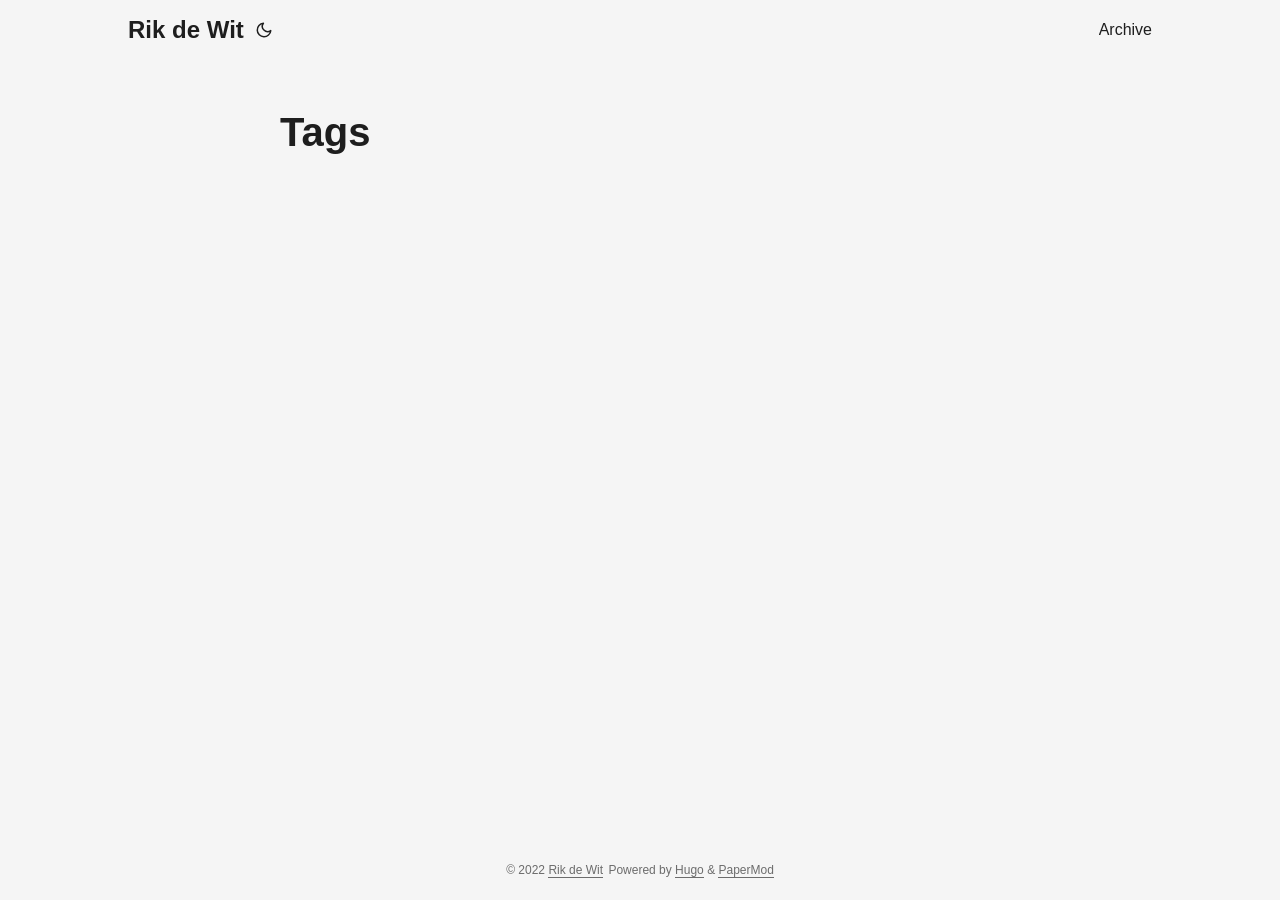
<file: tags/index.html>
<!doctype html><html lang=en dir=auto><head><meta charset=utf-8><meta http-equiv=x-ua-compatible content="IE=edge"><meta name=viewport content="width=device-width,initial-scale=1,shrink-to-fit=no"><meta name=robots content="index, follow"><title>Tags | Rik de Wit</title><meta name=keywords content><meta name=description content><meta name=author content="Rik"><link rel=canonical href=https://blog.rikdewit.nl/tags/><link crossorigin=anonymous href=/assets/css/stylesheet.min.c88963fe2d79462000fd0fb1b3737783c32855d340583e4523343f8735c787f0.css integrity="sha256-yIlj/i15RiAA/Q+xs3N3g8MoVdNAWD5FIzQ/hzXHh/A=" rel="preload stylesheet" as=style><link rel=icon href=https://blog.rikdewit.nl/favicon.ico><link rel=icon type=image/png sizes=16x16 href=https://blog.rikdewit.nl/favicon-16x16.png><link rel=icon type=image/png sizes=32x32 href=https://blog.rikdewit.nl/favicon-32x32.png><link rel=apple-touch-icon href=https://blog.rikdewit.nl/apple-touch-icon.png><link rel=mask-icon href=https://blog.rikdewit.nl/safari-pinned-tab.svg><meta name=theme-color content="#2e2e33"><meta name=msapplication-TileColor content="#2e2e33"><meta name=generator content="Hugo 0.100.0"><link rel=alternate type=application/rss+xml href=https://blog.rikdewit.nl/tags/index.xml><noscript><style>#theme-toggle,.top-link{display:none}</style><style>@media(prefers-color-scheme:dark){:root{--theme:rgb(29, 30, 32);--entry:rgb(46, 46, 51);--primary:rgb(218, 218, 219);--secondary:rgb(155, 156, 157);--tertiary:rgb(65, 66, 68);--content:rgb(196, 196, 197);--hljs-bg:rgb(46, 46, 51);--code-bg:rgb(55, 56, 62);--border:rgb(51, 51, 51)}.list{background:var(--theme)}.list:not(.dark)::-webkit-scrollbar-track{background:0 0}.list:not(.dark)::-webkit-scrollbar-thumb{border-color:var(--theme)}}</style></noscript><script defer data-domain=blog.rikdewit.nl src=https://plausible.rikdewit.nl/js/plausible.js></script><meta property="og:title" content="Tags"><meta property="og:description" content><meta property="og:type" content="website"><meta property="og:url" content="https://blog.rikdewit.nl/tags/"><meta name=twitter:card content="summary"><meta name=twitter:title content="Tags"><meta name=twitter:description content></head><body class=list id=top><script>localStorage.getItem("pref-theme")==="dark"?document.body.classList.add('dark'):localStorage.getItem("pref-theme")==="light"?document.body.classList.remove('dark'):window.matchMedia('(prefers-color-scheme: dark)').matches&&document.body.classList.add('dark')</script><header class=header><nav class=nav><div class=logo><a href=https://blog.rikdewit.nl accesskey=h title="Rik de Wit (Alt + H)">Rik de Wit</a>
<span class=logo-switches><button id=theme-toggle accesskey=t title="(Alt + T)"><svg id="moon" xmlns="http://www.w3.org/2000/svg" width="24" height="24" viewBox="0 0 24 24" fill="none" stroke="currentcolor" stroke-width="2" stroke-linecap="round" stroke-linejoin="round"><path d="M21 12.79A9 9 0 1111.21 3 7 7 0 0021 12.79z"/></svg><svg id="sun" xmlns="http://www.w3.org/2000/svg" width="24" height="24" viewBox="0 0 24 24" fill="none" stroke="currentcolor" stroke-width="2" stroke-linecap="round" stroke-linejoin="round"><circle cx="12" cy="12" r="5"/><line x1="12" y1="1" x2="12" y2="3"/><line x1="12" y1="21" x2="12" y2="23"/><line x1="4.22" y1="4.22" x2="5.64" y2="5.64"/><line x1="18.36" y1="18.36" x2="19.78" y2="19.78"/><line x1="1" y1="12" x2="3" y2="12"/><line x1="21" y1="12" x2="23" y2="12"/><line x1="4.22" y1="19.78" x2="5.64" y2="18.36"/><line x1="18.36" y1="5.64" x2="19.78" y2="4.22"/></svg></button></span></div><ul id=menu><li><a href=https://blog.rikdewit.nl/archive/ title=Archive><span>Archive</span></a></li></ul></nav></header><main class=main><header class=page-header><h1>Tags</h1></header><ul class=terms-tags></ul></main><footer class=footer><span>&copy; 2022 <a href=https://blog.rikdewit.nl>Rik de Wit</a></span>
<span>Powered by
<a href=https://gohugo.io/ rel="noopener noreferrer" target=_blank>Hugo</a> &
        <a href=https://git.io/hugopapermod rel=noopener target=_blank>PaperMod</a></span></footer><a href=#top aria-label="go to top" title="Go to Top (Alt + G)" class=top-link id=top-link accesskey=g><svg xmlns="http://www.w3.org/2000/svg" viewBox="0 0 12 6" fill="currentcolor"><path d="M12 6H0l6-6z"/></svg></a><script>let menu=document.getElementById('menu');menu&&(menu.scrollLeft=localStorage.getItem("menu-scroll-position"),menu.onscroll=function(){localStorage.setItem("menu-scroll-position",menu.scrollLeft)}),document.querySelectorAll('a[href^="#"]').forEach(e=>{e.addEventListener("click",function(t){t.preventDefault();var e=this.getAttribute("href").substr(1);window.matchMedia('(prefers-reduced-motion: reduce)').matches?document.querySelector(`[id='${decodeURIComponent(e)}']`).scrollIntoView():document.querySelector(`[id='${decodeURIComponent(e)}']`).scrollIntoView({behavior:"smooth"}),e==="top"?history.replaceState(null,null," "):history.pushState(null,null,`#${e}`)})})</script><script>var mybutton=document.getElementById("top-link");window.onscroll=function(){document.body.scrollTop>800||document.documentElement.scrollTop>800?(mybutton.style.visibility="visible",mybutton.style.opacity="1"):(mybutton.style.visibility="hidden",mybutton.style.opacity="0")}</script><script>document.getElementById("theme-toggle").addEventListener("click",()=>{document.body.className.includes("dark")?(document.body.classList.remove('dark'),localStorage.setItem("pref-theme",'light')):(document.body.classList.add('dark'),localStorage.setItem("pref-theme",'dark'))})</script></body></html>
</file>
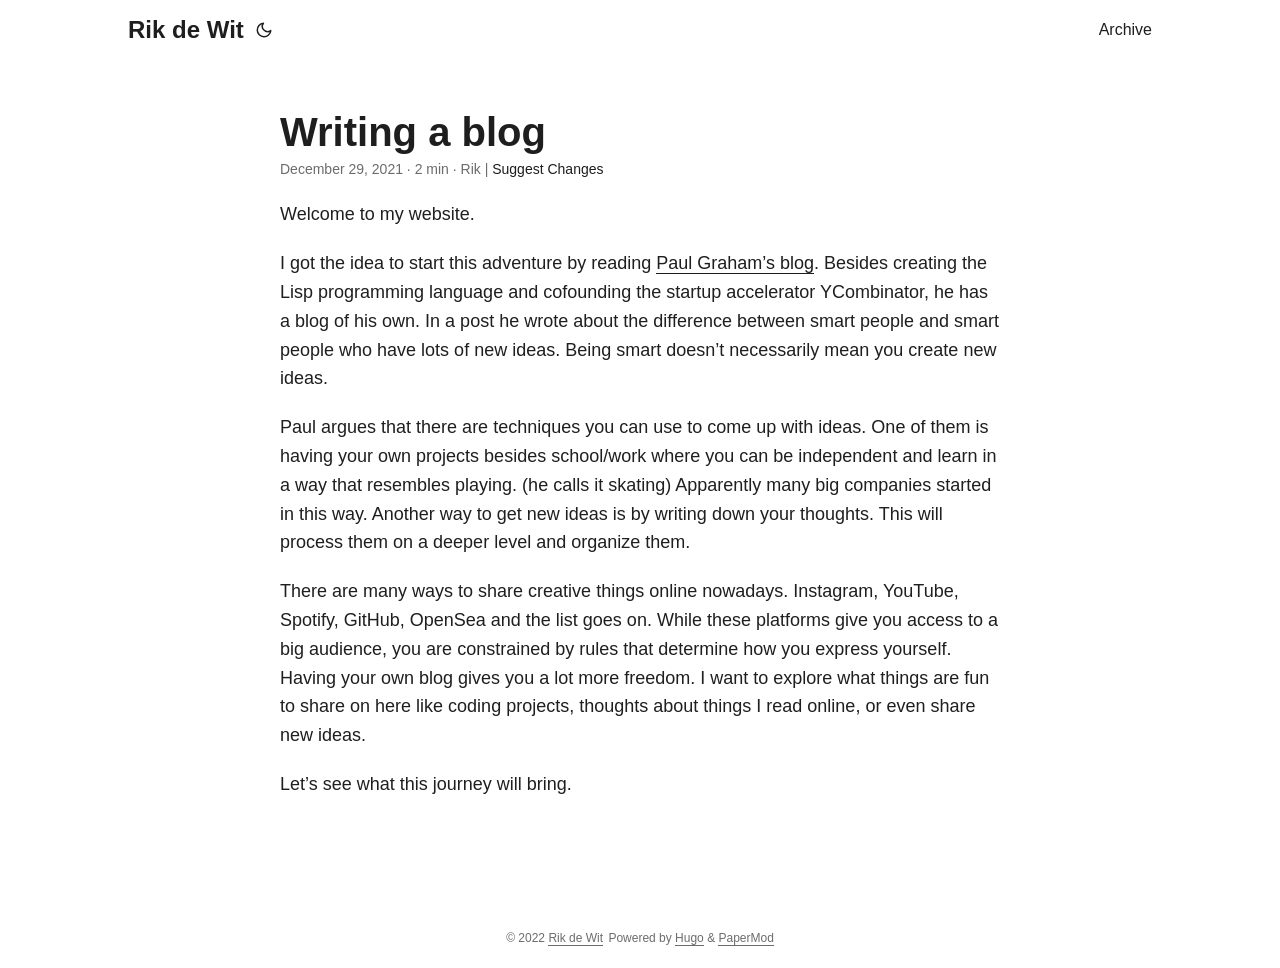
<file: posts/my-first-post/index.html>
<!doctype html><html lang=en dir=auto><head><meta charset=utf-8><meta http-equiv=x-ua-compatible content="IE=edge"><meta name=viewport content="width=device-width,initial-scale=1,shrink-to-fit=no"><meta name=robots content="index, follow"><title>Writing a blog | Rik de Wit</title><meta name=keywords content><meta name=description content="Welcome to my website.
I got the idea to start this adventure by reading Paul Graham&rsquo;s blog. Besides creating the Lisp programming language and cofounding the startup accelerator YCombinator, he has a blog of his own. In a post he wrote about the difference between smart people and smart people who have lots of new ideas. Being smart doesn&rsquo;t necessarily mean you create new ideas.
Paul argues that there are techniques you can use to come up with ideas."><meta name=author content="Rik"><link rel=canonical href=https://blog.rikdewit.nl/posts/my-first-post/><link crossorigin=anonymous href=/assets/css/stylesheet.min.c88963fe2d79462000fd0fb1b3737783c32855d340583e4523343f8735c787f0.css integrity="sha256-yIlj/i15RiAA/Q+xs3N3g8MoVdNAWD5FIzQ/hzXHh/A=" rel="preload stylesheet" as=style><script defer crossorigin=anonymous src=/assets/js/highlight.min.2840b7fccd34145847db71a290569594bdbdb00047097f75d6495d162f5d7dff.js integrity="sha256-KEC3/M00FFhH23GikFaVlL29sABHCX911kldFi9dff8=" onload=hljs.initHighlightingOnLoad()></script>
<link rel=icon href=https://blog.rikdewit.nl/favicon.ico><link rel=icon type=image/png sizes=16x16 href=https://blog.rikdewit.nl/favicon-16x16.png><link rel=icon type=image/png sizes=32x32 href=https://blog.rikdewit.nl/favicon-32x32.png><link rel=apple-touch-icon href=https://blog.rikdewit.nl/apple-touch-icon.png><link rel=mask-icon href=https://blog.rikdewit.nl/safari-pinned-tab.svg><meta name=theme-color content="#2e2e33"><meta name=msapplication-TileColor content="#2e2e33"><meta name=generator content="Hugo 0.100.0"><noscript><style>#theme-toggle,.top-link{display:none}</style><style>@media(prefers-color-scheme:dark){:root{--theme:rgb(29, 30, 32);--entry:rgb(46, 46, 51);--primary:rgb(218, 218, 219);--secondary:rgb(155, 156, 157);--tertiary:rgb(65, 66, 68);--content:rgb(196, 196, 197);--hljs-bg:rgb(46, 46, 51);--code-bg:rgb(55, 56, 62);--border:rgb(51, 51, 51)}.list{background:var(--theme)}.list:not(.dark)::-webkit-scrollbar-track{background:0 0}.list:not(.dark)::-webkit-scrollbar-thumb{border-color:var(--theme)}}</style></noscript><script defer data-domain=blog.rikdewit.nl src=https://plausible.rikdewit.nl/js/plausible.js></script><meta property="og:title" content="Writing a blog"><meta property="og:description" content="Welcome to my website.
I got the idea to start this adventure by reading Paul Graham&rsquo;s blog. Besides creating the Lisp programming language and cofounding the startup accelerator YCombinator, he has a blog of his own. In a post he wrote about the difference between smart people and smart people who have lots of new ideas. Being smart doesn&rsquo;t necessarily mean you create new ideas.
Paul argues that there are techniques you can use to come up with ideas."><meta property="og:type" content="article"><meta property="og:url" content="https://blog.rikdewit.nl/posts/my-first-post/"><meta property="article:section" content="posts"><meta property="article:published_time" content="2021-12-29T22:52:09+01:00"><meta property="article:modified_time" content="2021-12-29T22:52:09+01:00"><meta name=twitter:card content="summary"><meta name=twitter:title content="Writing a blog"><meta name=twitter:description content="Welcome to my website.
I got the idea to start this adventure by reading Paul Graham&rsquo;s blog. Besides creating the Lisp programming language and cofounding the startup accelerator YCombinator, he has a blog of his own. In a post he wrote about the difference between smart people and smart people who have lots of new ideas. Being smart doesn&rsquo;t necessarily mean you create new ideas.
Paul argues that there are techniques you can use to come up with ideas."><script type=application/ld+json>{"@context":"https://schema.org","@type":"BreadcrumbList","itemListElement":[{"@type":"ListItem","position":2,"name":"Posts","item":"https://blog.rikdewit.nl/posts/"},{"@type":"ListItem","position":3,"name":"Writing a blog","item":"https://blog.rikdewit.nl/posts/my-first-post/"}]}</script><script type=application/ld+json>{"@context":"https://schema.org","@type":"BlogPosting","headline":"Writing a blog","name":"Writing a blog","description":"Welcome to my website.\nI got the idea to start this adventure by reading Paul Graham\u0026rsquo;s blog. Besides creating the Lisp programming language and cofounding the startup accelerator YCombinator, he has a blog of his own. In a post he wrote about the difference between smart people and smart people who have lots of new ideas. Being smart doesn\u0026rsquo;t necessarily mean you create new ideas.\nPaul argues that there are techniques you can use to come up with ideas.","keywords":[],"articleBody":"Welcome to my website.\nI got the idea to start this adventure by reading Paul Graham’s blog. Besides creating the Lisp programming language and cofounding the startup accelerator YCombinator, he has a blog of his own. In a post he wrote about the difference between smart people and smart people who have lots of new ideas. Being smart doesn’t necessarily mean you create new ideas.\nPaul argues that there are techniques you can use to come up with ideas. One of them is having your own projects besides school/work where you can be independent and learn in a way that resembles playing. (he calls it skating) Apparently many big companies started in this way. Another way to get new ideas is by writing down your thoughts. This will process them on a deeper level and organize them.\nThere are many ways to share creative things online nowadays. Instagram, YouTube, Spotify, GitHub, OpenSea and the list goes on. While these platforms give you access to a big audience, you are constrained by rules that determine how you express yourself. Having your own blog gives you a lot more freedom. I want to explore what things are fun to share on here like coding projects, thoughts about things I read online, or even share new ideas.\nLet’s see what this journey will bring.\n","wordCount":"221","inLanguage":"en","datePublished":"2021-12-29T22:52:09+01:00","dateModified":"2021-12-29T22:52:09+01:00","author":{"@type":"Person","name":"Rik"},"mainEntityOfPage":{"@type":"WebPage","@id":"https://blog.rikdewit.nl/posts/my-first-post/"},"publisher":{"@type":"Organization","name":"Rik de Wit","logo":{"@type":"ImageObject","url":"https://blog.rikdewit.nl/favicon.ico"}}}</script></head><body id=top><script>localStorage.getItem("pref-theme")==="dark"?document.body.classList.add('dark'):localStorage.getItem("pref-theme")==="light"?document.body.classList.remove('dark'):window.matchMedia('(prefers-color-scheme: dark)').matches&&document.body.classList.add('dark')</script><header class=header><nav class=nav><div class=logo><a href=https://blog.rikdewit.nl accesskey=h title="Rik de Wit (Alt + H)">Rik de Wit</a>
<span class=logo-switches><button id=theme-toggle accesskey=t title="(Alt + T)"><svg id="moon" xmlns="http://www.w3.org/2000/svg" width="24" height="24" viewBox="0 0 24 24" fill="none" stroke="currentcolor" stroke-width="2" stroke-linecap="round" stroke-linejoin="round"><path d="M21 12.79A9 9 0 1111.21 3 7 7 0 0021 12.79z"/></svg><svg id="sun" xmlns="http://www.w3.org/2000/svg" width="24" height="24" viewBox="0 0 24 24" fill="none" stroke="currentcolor" stroke-width="2" stroke-linecap="round" stroke-linejoin="round"><circle cx="12" cy="12" r="5"/><line x1="12" y1="1" x2="12" y2="3"/><line x1="12" y1="21" x2="12" y2="23"/><line x1="4.22" y1="4.22" x2="5.64" y2="5.64"/><line x1="18.36" y1="18.36" x2="19.78" y2="19.78"/><line x1="1" y1="12" x2="3" y2="12"/><line x1="21" y1="12" x2="23" y2="12"/><line x1="4.22" y1="19.78" x2="5.64" y2="18.36"/><line x1="18.36" y1="5.64" x2="19.78" y2="4.22"/></svg></button></span></div><ul id=menu><li><a href=https://blog.rikdewit.nl/archive/ title=Archive><span>Archive</span></a></li></ul></nav></header><main class=main><article class=post-single><header class=post-header><h1 class=post-title>Writing a blog</h1><div class=post-meta><span title='2021-12-29 22:52:09 +0100 +0100'>December 29, 2021</span>&nbsp;·&nbsp;2 min&nbsp;·&nbsp;Rik&nbsp;|&nbsp;<a href=https://github.com/rikdewit/personal-blog-rikdewit/tree/master/content/posts/my-first-post.md rel="noopener noreferrer" target=_blank>Suggest Changes</a></div></header><div class=post-content><p>Welcome to my website.</p><p>I got the idea to start this adventure by reading <a href=http://www.paulgraham.com>Paul Graham&rsquo;s blog</a>. Besides creating the Lisp programming language and cofounding the startup accelerator YCombinator, he has a blog of his own. In a post he wrote about the difference between smart people and smart people who have lots of new ideas. Being smart doesn&rsquo;t necessarily mean you create new ideas.</p><p>Paul argues that there are techniques you can use to come up with ideas. One of them is having your own projects besides school/work where you can be independent and learn in a way that resembles playing. (he calls it skating) Apparently many big companies started in this way. Another way to get new ideas is by writing down your thoughts. This will process them on a deeper level and organize them.</p><p>There are many ways to share creative things online nowadays. Instagram, YouTube, Spotify, GitHub, OpenSea and the list goes on. While these platforms give you access to a big audience, you are constrained by rules that determine how you express yourself. Having your own blog gives you a lot more freedom. I want to explore what things are fun to share on here like coding projects, thoughts about things I read online, or even share new ideas.</p><p>Let&rsquo;s see what this journey will bring.</p></div><footer class=post-footer></footer><link rel=stylesheet href=https://blog.rikdewit.nl/css/comments.css><script>var remark_config={host:'https://remark.rikdewit.nl',site_id:'blog',theme:document.body.className.includes("dark")?"dark":"light",simple_view:!0};document.getElementById("theme-toggle").addEventListener("click",()=>{document.body.className.includes("dark")?(localStorage.setItem("pref-theme",'light'),window.REMARK42.changeTheme('light')):(localStorage.setItem("pref-theme",'dark'),window.REMARK42.changeTheme('dark'))})</script><script>!function(s,n){for(t=0;t<s.length;t++){var t,e=n.createElement("script"),o=".js",i=n.head||n.body;"noModule"in e?(e.type="module",o=".mjs"):e.async=!0,e.defer=!0,e.src=remark_config.host+"/web/"+s[t]+o,i.appendChild(e)}}(remark_config.components||["embed"],document)</script><br><div id=remark42></div></article></main><footer class=footer><span>&copy; 2022 <a href=https://blog.rikdewit.nl>Rik de Wit</a></span>
<span>Powered by
<a href=https://gohugo.io/ rel="noopener noreferrer" target=_blank>Hugo</a> &
        <a href=https://git.io/hugopapermod rel=noopener target=_blank>PaperMod</a></span></footer><a href=#top aria-label="go to top" title="Go to Top (Alt + G)" class=top-link id=top-link accesskey=g><svg xmlns="http://www.w3.org/2000/svg" viewBox="0 0 12 6" fill="currentcolor"><path d="M12 6H0l6-6z"/></svg></a><script>let menu=document.getElementById('menu');menu&&(menu.scrollLeft=localStorage.getItem("menu-scroll-position"),menu.onscroll=function(){localStorage.setItem("menu-scroll-position",menu.scrollLeft)}),document.querySelectorAll('a[href^="#"]').forEach(e=>{e.addEventListener("click",function(t){t.preventDefault();var e=this.getAttribute("href").substr(1);window.matchMedia('(prefers-reduced-motion: reduce)').matches?document.querySelector(`[id='${decodeURIComponent(e)}']`).scrollIntoView():document.querySelector(`[id='${decodeURIComponent(e)}']`).scrollIntoView({behavior:"smooth"}),e==="top"?history.replaceState(null,null," "):history.pushState(null,null,`#${e}`)})})</script><script>var mybutton=document.getElementById("top-link");window.onscroll=function(){document.body.scrollTop>800||document.documentElement.scrollTop>800?(mybutton.style.visibility="visible",mybutton.style.opacity="1"):(mybutton.style.visibility="hidden",mybutton.style.opacity="0")}</script><script>document.getElementById("theme-toggle").addEventListener("click",()=>{document.body.className.includes("dark")?(document.body.classList.remove('dark'),localStorage.setItem("pref-theme",'light')):(document.body.classList.add('dark'),localStorage.setItem("pref-theme",'dark'))})</script></body></html>
</file>
